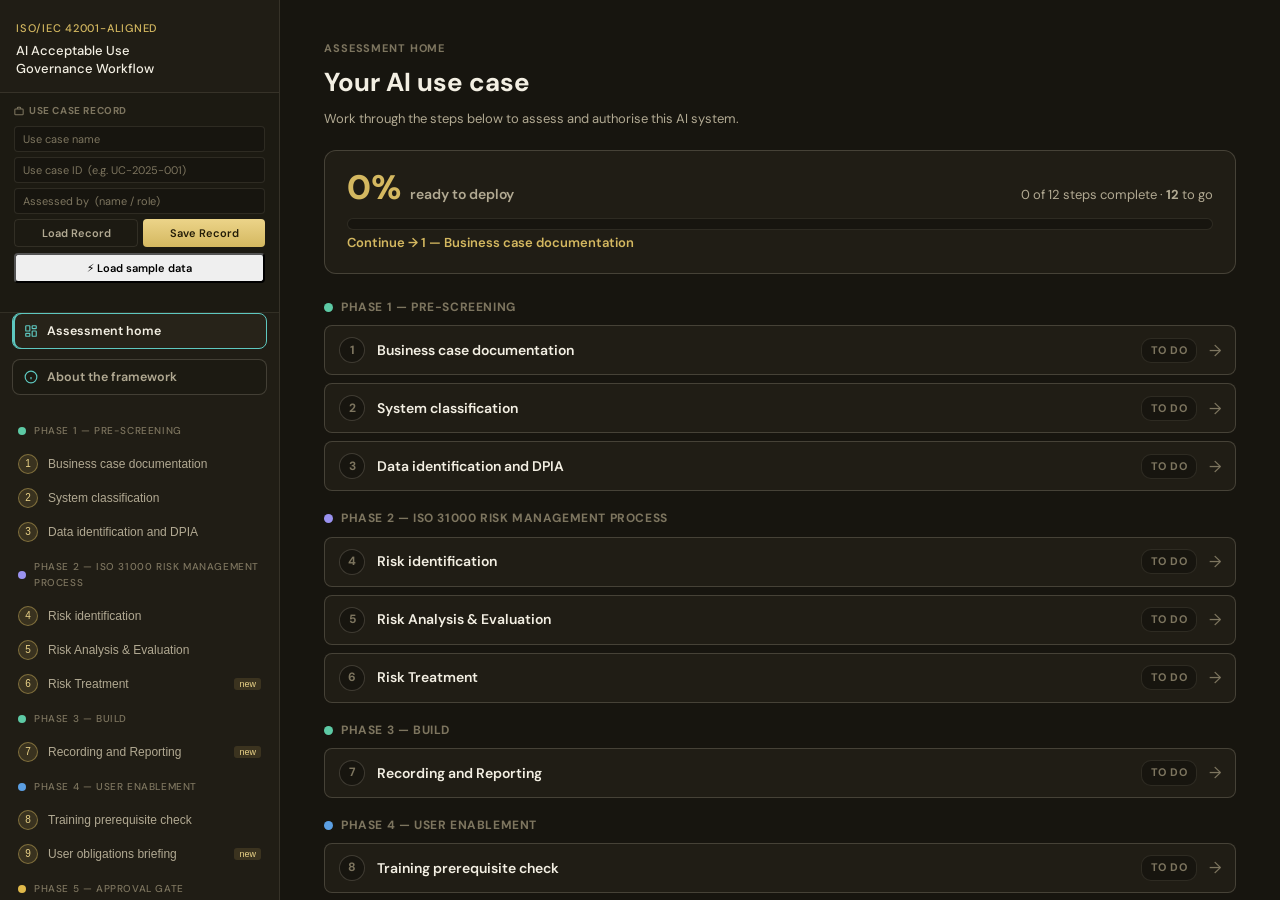
<file: index.html>
<!DOCTYPE html>
<html lang="en">
<head>
  <meta charset="UTF-8">
  <meta name="viewport" content="width=device-width, initial-scale=1.0">
  <title>AI Acceptable Use — Governance Workflow</title>
  <link rel="preconnect" href="https://fonts.googleapis.com">
  <link href="https://fonts.googleapis.com/css2?family=DM+Sans:wght@400;500&family=DM+Mono:wght@400&display=swap" rel="stylesheet">
  <link rel="stylesheet" href="styles.css">
</head>
<body>

<div class="app-shell">

  <!-- LEFT: Navigation panel -->
  <nav class="nav-panel" aria-label="Workflow navigation">
    <div class="nav-header">
      <p class="nav-header-title">ISO/IEC 42001-aligned</p>
      <p class="nav-header-subtitle">AI Acceptable Use<br>Governance Workflow</p>
    </div>

    <!-- Central use-case identity — shared across all steps -->
    <div class="uc-panel" id="uc-panel">
      <p class="uc-panel-title">
        <svg width="10" height="10" viewBox="0 0 24 24" fill="none" stroke="currentColor" stroke-width="2.5"><rect x="2" y="7" width="20" height="14" rx="2"/><path d="M16 7V5a2 2 0 00-2-2h-4a2 2 0 00-2 2v2"/></svg>
        Use Case Record
      </p>
      <input id="uc-name" class="uc-input" type="text" placeholder="Use case name" autocomplete="off">
      <input id="uc-id"   class="uc-input" type="text" placeholder="Use case ID  (e.g. UC-2025-001)" autocomplete="off">
      <input id="uc-by"   class="uc-input" type="text" placeholder="Assessed by  (name / role)" autocomplete="off">
      <div class="uc-btn-row">
        <button class="uc-btn uc-btn-load" onclick="handleUCLoad()">Load Record</button>
        <button class="uc-btn uc-btn-save" onclick="handleUCSave()">Save Record</button>
      </div>
      <button class="uc-btn uc-btn-sample" onclick="loadSampleData()" style="width:100%;margin-top:6px" title="Fill the whole assessment with a ready-made example so you don't have to work through every step">⚡ Load sample data</button>
      <div id="uc-status" class="uc-status"></div>
    </div>

    <button class="nav-about nav-dashboard" id="nav-dashboard" onclick="selectDashboard()">
      <svg width="14" height="14" viewBox="0 0 24 24" fill="none" stroke="currentColor" stroke-width="2"><rect x="3" y="3" width="7" height="9" rx="1"/><rect x="14" y="3" width="7" height="5" rx="1"/><rect x="14" y="12" width="7" height="9" rx="1"/><rect x="3" y="16" width="7" height="5" rx="1"/></svg>
      <span>Assessment home</span>
    </button>

    <button class="nav-about" id="nav-about" onclick="selectAbout()">
      <svg width="14" height="14" viewBox="0 0 24 24" fill="none" stroke="currentColor" stroke-width="2"><circle cx="12" cy="12" r="10"/><line x1="12" y1="16" x2="12" y2="12"/><line x1="12" y1="8" x2="12.01" y2="8"/></svg>
      <span>About the framework</span>
    </button>

    <div class="nav-scroll" id="nav-scroll">
      <!-- Rendered by JS from workflow.json -->
    </div>
  </nav>

  <!-- RIGHT: Detail panel -->
  <main class="detail-panel" id="detail-panel" aria-live="polite">
    <div class="detail-empty">
      <svg class="detail-empty-icon" viewBox="0 0 24 24" fill="none" stroke="currentColor" stroke-width="1.5">
        <path d="M9 5H7a2 2 0 00-2 2v12a2 2 0 002 2h10a2 2 0 002-2V7a2 2 0 00-2-2h-2M9 5a2 2 0 002 2h2a2 2 0 002-2M9 5a2 2 0 012-2h2a2 2 0 012 2"/>
      </svg>
      <p class="detail-empty-text">Select a step to view details</p>
    </div>
  </main>

</div>

<style>
/* ---- Central Use Case Identity panel ---- */
.uc-panel { padding: 10px 14px 10px; border-bottom: 1px solid var(--color-border); background: var(--color-bg-subtle, #f8fafc); }
.uc-panel-title { font-size: 10px; font-weight: 700; text-transform: uppercase; letter-spacing: .06em; color: var(--color-text-tertiary); margin: 0 0 7px; display: flex; align-items: center; gap: 5px; }
.uc-input { display: block; width: 100%; padding: 5px 8px; border: 1px solid var(--color-border); border-radius: 4px; font-size: 11px; font-family: inherit; color: var(--color-text-primary); background: var(--color-bg); margin-bottom: 5px; box-sizing: border-box; outline: none; }
.uc-input:focus { border-color: var(--gold); box-shadow: 0 0 0 2px var(--gold-soft); }
.uc-input::placeholder { color: var(--color-text-tertiary); }
.uc-btn-row { display: flex; gap: 5px; margin-top: 2px; }
.uc-btn { flex: 1; padding: 6px 4px; font-size: 11px; font-weight: 600; border-radius: 4px; cursor: pointer; font-family: inherit; transition: background .15s; }
.uc-btn-load { background: transparent; border: 1px solid var(--color-border); color: var(--color-text-secondary); }
.uc-btn-load:hover { background: var(--color-bg-hover, #f1f5f9); }
.uc-btn-save { background: linear-gradient(180deg, var(--gold-bright), var(--gold)); border: none; color: #241d08; }
.uc-btn-save:hover { background: linear-gradient(180deg, var(--gold), var(--gold-deep)); }
.uc-status { font-size: 10px; color: var(--success-text); margin-top: 5px; min-height: 14px; transition: opacity .6s; opacity: 0; }
</style>

<script>
// ---- Icons (inline SVG strings keyed by name) ---------------
const ICONS = {
  user: `<svg width="12" height="12" viewBox="0 0 24 24" fill="none" stroke="currentColor" stroke-width="2"><circle cx="12" cy="8" r="4"/><path d="M4 20c0-4 3.6-7 8-7s8 3 8 7"/></svg>`,
  shield: `<svg width="12" height="12" viewBox="0 0 24 24" fill="none" stroke="currentColor" stroke-width="2"><path d="M12 3l8 4v5c0 5-3.5 9.7-8 11-4.5-1.3-8-6-8-11V7l8-4z"/></svg>`,
  users: `<svg width="12" height="12" viewBox="0 0 24 24" fill="none" stroke="currentColor" stroke-width="2"><circle cx="9" cy="7" r="4"/><path d="M3 21v-2a4 4 0 014-4h4a4 4 0 014 4v2"/><path d="M16 3.13a4 4 0 010 7.75"/><path d="M21 21v-2a4 4 0 00-3-3.85"/></svg>`,
  building: `<svg width="12" height="12" viewBox="0 0 24 24" fill="none" stroke="currentColor" stroke-width="2"><rect x="3" y="3" width="18" height="18" rx="2"/><path d="M9 9h.01M15 9h.01M9 15h.01M15 15h.01"/></svg>`,
  check: `<svg width="14" height="14" viewBox="0 0 24 24" fill="none" stroke="currentColor" stroke-width="2"><circle cx="12" cy="12" r="9"/><path d="M9 12l2 2 4-4"/></svg>`,
  doc: `<svg width="14" height="14" viewBox="0 0 24 24" fill="none" stroke="currentColor" stroke-width="2"><path d="M14 2H6a2 2 0 00-2 2v16a2 2 0 002 2h12a2 2 0 002-2V8z"/><polyline points="14 2 14 8 20 8"/></svg>`
};

// ---- Phase color key lookup --------------------------------
const PHASE_COLOR = {
  teal: 'teal', purple: 'purple', amber: 'amber', blue: 'blue', coral: 'coral'
};

// ---- Applicability badge key lookup ------------------------
const APPLIC_CLASS = {
  'all': 'all',
  'tier2': 'tier2',
  'ops': 'ops',
  'personal-data': 'pdata'
};

// ---- Load workflow.json ------------------------------------
async function loadWorkflow() {
  const res = await fetch('workflow.json');
  if (!res.ok) throw new Error('Could not load workflow.json');
  return res.json();
}

// ---- Build step index for quick lookup ---------------------
function indexSteps(workflow) {
  const idx = {};
  workflow.steps.forEach(s => { idx[s.id] = s; });
  return idx;
}

function indexPhases(workflow) {
  const idx = {};
  workflow.phases.forEach(p => { idx[p.id] = p; });
  return idx;
}

// ---- Render nav panel from data ----------------------------
// A step counts as complete when its own record slice holds a real, saved
// result — not merely an AI-tool-loaded draft. Drives the green nav icons.
function isStepComplete(stepId) {
  const rec = (window.WizUtils && WizUtils.loadRecord && WizUtils.loadRecord()) || {};
  const s = rec[stepId];
  if (!s) return false;
  switch (stepId) {
    case 'step-2':  return !!(s.business_case && s.business_case.trim());
    case 'step-3':  return !!s.axis_b?.ai_act_outcome;                 // classified, not a draft
    case 'step-4':  return !!s.completion_date;                        // DPIA saved, not a draft
    case 'step-5':  return !!(s.legal_assessment?.completed || s.group_standard_assessment?.completed);
    case 'step-7':  return !!s.assessment_date;
    case 'step-14': return !!s.decision;
    case 'step-13': return !!s.assessment_date;
    case 'step-1':
    case 'step-8':
    case 'step-10':
    case 'step-11':
    case 'step-12': return !!s.attested;
    default:        return true;
  }
}

function renderNav(workflow, stepIndex, phaseIndex, activeStepId) {
  const container = document.getElementById('nav-scroll');
  let html = '';

  workflow.phases.forEach(phase => {
    const colorKey = PHASE_COLOR[phase.colorKey] || 'teal';
    html += `
      <div class="nav-phase">
        <div class="nav-phase-header">
          <span class="nav-phase-pip pip-${colorKey}"></span>
          <span class="nav-phase-label">Phase ${phase.number} — ${phase.title}</span>
        </div>`;

    phase.steps.forEach(stepId => {
      const step = stepIndex[stepId];
      if (!step) return;
      const isActive = stepId === activeStepId;
      const activeClass = isActive ? `active active-${colorKey}` : '';
      // Step icons are gold until the step is completed, then green — a quick
      // scan of the nav shows what's done.
      const doneClass = isStepComplete(step.id) ? 'nav-step-num--done' : 'nav-step-num--todo';
      html += `
        <button class="nav-step ${activeClass}" data-step-id="${step.id}" onclick="selectStep('${step.id}')">
          <span class="nav-step-num ${doneClass}">${step.number != null ? step.number : '•'}</span>
          <span class="nav-step-title">${step.title}</span>
          ${step.isNew ? '<span class="nav-step-new">new</span>' : ''}
        </button>`;
    });

    html += `</div>`;
  });

  container.innerHTML = html;
}

// (Legacy renderDetail / renderStep3Detail removed — steps render via mountStep*Wizard and buildStepHeader.)

// ---- Select and display a step -----------------------------
let _workflow = null;
let _stepIndex = null;
let _phaseIndex = null;
let _activeStepId = null;

function selectAbout() {
  _activeStepId = null;
  // Clear step highlighting; mark the About item active.
  if (_workflow) renderNav(_workflow, _stepIndex, _phaseIndex, null);
  document.getElementById('nav-about')?.classList.add('active');
  const panel = document.getElementById('detail-panel');
  panel.scrollTop = 0;
  if (typeof mountAboutFramework === 'function') mountAboutFramework(panel);
}

// ---- Assessment home / dashboard (Wave 5) --------------------
// One screen: how ready you are, every step's status, and one-click into any
// step. The self-service hub a non-practitioner lands on.
function selectDashboard() {
  _activeStepId = null;
  if (_workflow) renderNav(_workflow, _stepIndex, _phaseIndex, null);
  document.getElementById('nav-about')?.classList.remove('active');
  document.getElementById('nav-dashboard')?.classList.add('active');
  const panel = document.getElementById('detail-panel');
  panel.scrollTop = 0;
  panel.innerHTML = '';
  panel.appendChild(buildDashboard());
}

function buildDashboard() {
  WizUtils.injectStyles('dashboard-styles', `
    .dash{max-width:920px;margin:0 auto;padding:8px 4px 40px}
    .dash-head{margin-bottom:20px}
    .dash-kicker{font-size:11px;font-weight:700;letter-spacing:.08em;text-transform:uppercase;color:var(--color-text-tertiary);margin:0 0 4px}
    .dash-title{font-size:26px;font-weight:700;color:var(--color-text-primary);margin:0}
    .dash-sub{font-size:13px;color:var(--color-text-secondary);margin:6px 0 0}
    .dash-meter{background:var(--color-surface);border:1px solid var(--color-border-mid,var(--color-border));border-radius:12px;padding:20px 22px;margin:18px 0 24px}
    .dash-meter-top{display:flex;align-items:baseline;justify-content:space-between;gap:12px;flex-wrap:wrap;margin-bottom:12px}
    .dash-pct{font-size:34px;font-weight:800;color:var(--teal-600,#5dcaa5);line-height:1}
    .dash-pct small{font-size:14px;font-weight:600;color:var(--color-text-secondary);margin-left:8px}
    .dash-meter-note{font-size:13px;color:var(--color-text-secondary)}
    .dash-bar{height:12px;border-radius:8px;background:var(--color-bg);overflow:hidden;border:1px solid var(--color-border)}
    .dash-bar-fill{height:100%;background:linear-gradient(90deg,var(--teal-400,#5dcaa5),var(--teal-600,#3fae86));transition:width .4s}
    .dash-phase{margin-bottom:18px}
    .dash-phase-h{display:flex;align-items:center;gap:8px;font-size:12px;font-weight:700;text-transform:uppercase;letter-spacing:.05em;color:var(--color-text-tertiary);margin:0 0 8px}
    .dash-pip{width:9px;height:9px;border-radius:50%}
    .dash-steps{display:flex;flex-direction:column;gap:8px}
    .dash-step{display:flex;align-items:center;gap:12px;background:var(--color-surface);border:1px solid var(--color-border-mid,var(--color-border));border-radius:8px;padding:11px 14px;cursor:pointer;transition:border-color .12s,background .12s}
    .dash-step:hover{border-color:var(--teal-400,#2dd4bf);background:var(--color-bg-hover,rgba(0,0,0,0.02))}
    .dash-step-num{width:26px;height:26px;flex-shrink:0;border-radius:50%;display:flex;align-items:center;justify-content:center;font-size:12px;font-weight:700}
    .dash-step-num--done{background:var(--teal-400,#5dcaa5);color:#08251c}
    .dash-step-num--todo{background:var(--color-bg);border:1px solid var(--color-border-mid,var(--color-border));color:var(--color-text-tertiary)}
    .dash-step-title{flex:1;font-size:14px;font-weight:600;color:var(--color-text-primary);min-width:0}
    .dash-step-status{font-size:11px;font-weight:700;text-transform:uppercase;letter-spacing:.04em;padding:3px 9px;border-radius:10px}
    .dash-step-status--done{background:rgba(52,199,120,0.16);color:#2c9e5e}
    .dash-step-status--todo{background:var(--color-bg);color:var(--color-text-tertiary);border:1px solid var(--color-border)}
    .dash-step-arrow{color:var(--color-text-tertiary);font-size:16px}
    .dash-actions{display:flex;gap:10px;flex-wrap:wrap;margin-top:26px;padding-top:20px;border-top:1px solid var(--color-border)}
    .dash-btn{font-size:12.5px;font-weight:600;font-family:inherit;border-radius:7px;padding:9px 16px;cursor:pointer;border:1px solid var(--color-border-mid,var(--color-border));background:var(--color-surface);color:var(--color-text-secondary)}
    .dash-btn:hover{color:var(--color-text-primary);border-color:var(--teal-400,#2dd4bf)}
    .dash-btn--primary{background:var(--teal-400,#5dcaa5);border-color:var(--teal-400,#5dcaa5);color:#08251c}
    .dash-next{display:inline-flex;align-items:center;gap:8px;margin-top:4px;font-size:13px;font-weight:600;color:var(--teal-600,#3fae86);background:none;border:none;cursor:pointer;font-family:inherit;padding:0}
  `);

  const rec = (window.WizUtils && WizUtils.loadRecord && WizUtils.loadRecord()) || {};
  const meta = rec._meta || {};
  const ids = _orderedStepIds();
  const doneArr = ids.map(isStepComplete);
  const done = doneArr.filter(Boolean).length;
  const total = ids.length;
  const pct = total ? Math.round((done / total) * 100) : 0;
  const firstTodo = ids.find(id => !isStepComplete(id));

  const dash = document.createElement('div');
  dash.className = 'dash';

  const head = document.createElement('div');
  head.className = 'dash-head';
  head.innerHTML = `<p class="dash-kicker">Assessment home</p>
    <h1 class="dash-title">${meta.use_case_name ? _escHtml(meta.use_case_name) : 'Your AI use case'}</h1>
    <p class="dash-sub">${meta.use_case_id ? _escHtml(meta.use_case_id) + ' · ' : ''}${meta.assessed_by ? 'Assessed by ' + _escHtml(meta.assessed_by) : 'Work through the steps below to assess and authorise this AI system.'}</p>`;
  dash.appendChild(head);

  // Stopped banner — a "No-go" at Risk Treatment halts the whole assessment.
  if (rec['step-14'] && rec['step-14'].decision === 'no_go') {
    const blocked = document.createElement('div');
    blocked.style.cssText = 'margin:18px 0 4px;padding:16px 20px;border:1px solid rgba(226,90,88,0.5);background:rgba(226,90,88,0.14);border-radius:10px;color:#fba4a3;font-size:14px;line-height:1.55';
    blocked.innerHTML = `<strong style="font-size:15px">⛔ Assessment stopped — No-go at Risk Treatment.</strong><br>The business decided not to fund the build${rec['step-14'].decided_by ? ' (' + _escHtml(rec['step-14'].decided_by) + ')' : ''}. This AI use case is not proceeding. Reopen <strong>Risk Treatment</strong> to change the decision.`;
    dash.appendChild(blocked);
  }

  // Readiness meter
  const meter = document.createElement('div');
  meter.className = 'dash-meter';
  const left = total - done;
  meter.innerHTML = `
    <div class="dash-meter-top">
      <div class="dash-pct">${pct}%<small>ready to deploy</small></div>
      <div class="dash-meter-note">${done} of ${total} steps complete${left ? ` · <strong>${left}</strong> to go` : ' · <strong>all done</strong> 🎉'}</div>
    </div>
    <div class="dash-bar"><div class="dash-bar-fill" style="width:${pct}%"></div></div>`;
  if (firstTodo) {
    const nb = document.createElement('button');
    nb.className = 'dash-next';
    nb.innerHTML = `Continue → ${_stepIndex[firstTodo].number != null ? _stepIndex[firstTodo].number + ' — ' : ''}${_escHtml(_stepIndex[firstTodo].title)}`;
    nb.onclick = () => selectStep(firstTodo);
    meter.appendChild(nb);
  }
  dash.appendChild(meter);

  // Steps grouped by phase
  (_workflow?.phases || []).forEach(phase => {
    const steps = (phase.steps || []).filter(id => _stepIndex[id]);
    if (!steps.length) return;
    const colorKey = PHASE_COLOR[phase.colorKey] || 'teal';
    const pw = document.createElement('div');
    pw.className = 'dash-phase';
    const h = document.createElement('div');
    h.className = 'dash-phase-h';
    h.innerHTML = `<span class="dash-pip pip-${colorKey}"></span> Phase ${phase.number} — ${_escHtml(phase.title)}`;
    pw.appendChild(h);
    const list = document.createElement('div');
    list.className = 'dash-steps';
    steps.forEach(id => {
      const st = _stepIndex[id];
      const cpl = isStepComplete(id);
      const row = document.createElement('div');
      row.className = 'dash-step';
      row.onclick = () => selectStep(id);
      row.innerHTML = `
        <span class="dash-step-num ${cpl ? 'dash-step-num--done' : 'dash-step-num--todo'}">${cpl ? '✓' : (st.number != null ? st.number : '•')}</span>
        <span class="dash-step-title">${_escHtml(st.title)}</span>
        <span class="dash-step-status ${cpl ? 'dash-step-status--done' : 'dash-step-status--todo'}">${cpl ? 'Done' : 'To do'}</span>
        <span class="dash-step-arrow">→</span>`;
      list.appendChild(row);
    });
    pw.appendChild(list);
    dash.appendChild(pw);
  });

  // Footer actions
  const actions = document.createElement('div');
  actions.className = 'dash-actions';
  const exBtn = document.createElement('button');
  exBtn.className = 'dash-btn';
  exBtn.textContent = '⚡ Load sample data';
  exBtn.onclick = () => loadSampleData();
  const clrBtn = document.createElement('button');
  clrBtn.className = 'dash-btn';
  clrBtn.textContent = '↺ Clear and start over';
  clrBtn.onclick = () => { if (confirm('Clear the current assessment and start over?')) { try { sessionStorage.removeItem(UC_RECORD_KEY); } catch (_) {} try { _ucSetIdentity({}); } catch (_) {} selectDashboard(); } };
  actions.append(exBtn, clrBtn);
  dash.appendChild(actions);

  return dash;
}

function _escHtml(s) { return String(s == null ? '' : s).replace(/&/g, '&amp;').replace(/</g, '&lt;').replace(/>/g, '&gt;'); }

// Loads a complete, ready-made sample assessment — every step filled in, including
// the risk, control and residual-risk data and the DPIA — so you can see the whole
// workflow and the conformity report without working through each step by hand.
// Reads sample-record.json; falls back to the lighter inline example if that file
// can't be fetched (e.g. the page was opened directly from the file system).
async function loadSampleData() {
  if (!confirm('Load sample data? This replaces the current assessment with a complete worked example.')) return;
  let rec = null;
  try { const r = await fetch('sample-record.json', { cache: 'no-store' }); if (r.ok) rec = await r.json(); } catch (_) {}
  if (!rec || typeof rec !== 'object') { loadWorkedExample(); return; }
  try { sessionStorage.setItem(UC_RECORD_KEY, JSON.stringify(rec)); } catch (_) {}
  try { _ucSetIdentity(rec._meta || {}); } catch (_) {}
  try { window.dispatchEvent(new Event('record-saved')); } catch (_) {}
  selectDashboard();
}

// A fully-worked example assessment, so a first-time user can see one done.
function loadWorkedExample() {
  const now = new Date().toISOString();
  const today = now.slice(0, 10);
  const rec = {
    _meta: { schema_version: '1.0', title: 'AI Acceptable Use — System Authorisation Record', standard: 'ISO/IEC 42001-aligned; AI risk assessment per ISO 31000 (Cl. 6.1.2 & 8.2)', created: now, last_modified: now, use_case_name: 'JAKE — Contract Q&A Assistant', use_case_id: 'UC-2025-014', assessed_by: 'A. Rivera (Risk & Compliance)' },
    'step-1': { attested: true, attested_by: 'A. Rivera', attested_at: now },
    'step-2': { step_id: 'step-2', business_case: 'JAKE is an AI assistant used by the Legal and Procurement teams to answer questions from uploaded customer contracts and draft summary clauses. It runs on a third-party foundation-model API; our organisation is the deployer. Its outputs are shared with clients. It processes customer contracts and financial records, which include personal data (PII). People use its outputs as the basis for decisions; human verification is currently informal. If it produces an incorrect or hallucinated output, the assessed business impact is severe, and could cause a regulatory or compliance breach.', input_mode: 'text', saved_at: now },
    'step-3': { step_id: 'step-3', step_title: 'System classification', axis_a: { tier: 'tier_2', tier_label: 'Tier 2 — Business-impacting' }, axis_b: { ai_act_outcome: 'high_risk', organisation_role: 'deployer', transparency_obligations_apply: true, applicable_articles: [{ article_number: 'Article 10' }, { article_number: 'Article 14' }, { article_number: 'Article 15' }] }, combined_outcome: { article_14_human_oversight: true, requires_conformity_assessment: true }, all_requirement_control_numbers: [], rationale: 'High-risk: assists decisions affecting access to an essential service; deployer role; transparency and human-oversight obligations apply.', classified_by: 'A. Rivera', use_case_id: 'UC-2025-014' },
    'step-4': { step_id: 'step-4', step_title: 'Data identification and DPIA', completion_date: today, lawful_basis: 'Art.6(1)(f) — Legitimate interests', inherent_risk_rating: 'High', residual_risk_rating: 'Medium', dpo_consulted: 'Yes', data_types_identified: { data_subjects: ['Customers', 'Employees'], standard_personal_data: ['Name', 'Contact details', 'Contract terms'], special_category_data: [], automated_decision_making: 'No', security_measures: ['Encryption at rest', 'Role-based access control', 'Audit logging'], privacy_risks: ['Re-identification of pseudonymised contract data', 'Excessive retention of uploaded documents', 'Personal data egress to a third-party model'] }, answers: {} },
    'step-5': { legal_assessment: { completed: true, assessment_date: today, total_risks: 24, selected_count: 18, risks: [] }, group_standard_assessment: { completed: true, assessment_date: today, total_risks: 1, selected_count: 1, risks: [] } },
    'step-7': { assessment_date: today },
    'step-8': { attested: true },
    'step-10': { attested: true },
    'step-11': { attested: true },
    'step-12': { attested: true }
  };
  try { sessionStorage.setItem(UC_RECORD_KEY, JSON.stringify(rec)); } catch (_) {}
  try { _ucSetIdentity(rec._meta); } catch (_) {}
  try { window.dispatchEvent(new Event('record-saved')); } catch (_) {}
  selectDashboard();
}

async function selectStep(stepId) {
  if (!_workflow || !_stepIndex) return;
  _activeStepId = stepId;

  const step = _stepIndex[stepId];
  const phase = _phaseIndex[step.phaseId];
  const color = PHASE_COLOR[phase.colorKey] || 'teal';
  const phaseTitle = `Phase ${phase.number} — ${phase.title}`;

  // Update nav active state
  renderNav(_workflow, _stepIndex, _phaseIndex, stepId);
  document.getElementById('nav-about')?.classList.remove('active');

  // Scroll detail to top
  const panel = document.getElementById('detail-panel');
  panel.scrollTop = 0;

  // Try to load step detail file if referenced
  let detailData = null;
  if (step.detailFile) {
    try {
      const res = await fetch(step.detailFile);
      if (res.ok) detailData = await res.json();
    } catch (e) {
      // Detail file not yet created — fall through to base render
    }
  }

  // Render: step-specific wizards, rich renderer for other steps with detail files, base otherwise
  if (stepId === 'step-2') {
    mountStep2Wizard(panel, step, detailData, color, phaseTitle);
  } else if (stepId === 'step-3' && detailData) {
    mountStep3Wizard(panel, step, detailData, color, phaseTitle);
  } else if (stepId === 'step-4') {
    mountStep4Wizard(panel, step, detailData, color, phaseTitle);
  } else if (stepId === 'step-5') {
    mountStep5Wizard(panel, step, detailData, color, phaseTitle);
  } else if (stepId === 'step-7') {
    mountStep7Wizard(panel, step, detailData, color, phaseTitle);
  } else if (stepId === 'step-14') {
    mountTreatmentWizard(panel, step, detailData, color, phaseTitle);
  } else if (stepId === 'step-13') {
    mountRecordingWizard(panel, step, detailData, color, phaseTitle);
  } else if (stepId === 'step-8') {
    mountReportWizard(panel, step, color, phaseTitle);
  } else {
    panel.innerHTML = '';
    panel.appendChild(WizUtils.buildStepHeader(step, color, phaseTitle));
    const content = document.createElement('div');
    content.className = 'step-content-section';
    // Accountability split (e.g. Step 10 — the actual user obligations briefing:
    // what the system is responsible for vs. what the user must do).
    if (step.accountability) content.appendChild(buildAccountabilityBlock(step.accountability));
    const attest = ATTEST_STEPS[stepId];
    if (attest && window.WizUtils) {
      content.appendChild(WizUtils.buildAttestation({ stepId, ...attest }));
    }
    if (content.childElementCount) panel.appendChild(content);
  }

  // Momentum bar — global Back · progress · Next (Wave 2)
  const _mb = buildMomentumBar(stepId);
  if (_mb) panel.appendChild(_mb);

  // Plain-language glossary — wrap jargon with hover definitions (Wave 2).
  // Runs now for synchronous content, and again shortly after for steps that
  // render asynchronously (glossify is idempotent).
  try { WizUtils.glossify(panel); } catch (_) {}
  setTimeout(() => { try { WizUtils.glossify(panel); } catch (_) {} }, 500);

  // No dead-ends — make "complete Step N first" notices clickable (Wave 2)
  try { linkifyDeadEnds(panel); } catch (_) {}
  setTimeout(() => { try { linkifyDeadEnds(panel); } catch (_) {} }, 500);
}

// Renders the system-vs-user responsibilities split used by the User obligations
// briefing (Step 10): the assessor sees exactly what to brief users on.
function buildAccountabilityBlock(acc) {
  const wrap = document.createElement('div');
  wrap.className = 'acc-briefing';
  wrap.appendChild(WizUtils.el('p', 'section-label', { textContent: 'User obligations briefing' }));
  const grid = document.createElement('div');
  grid.className = 'accountability-grid';
  [['system', 'System responsibilities', acc.system || []],
   ['user', 'User responsibilities', acc.user || []]].forEach(([cls, title, items]) => {
    const col = document.createElement('div');
    col.className = `acc-col ${cls}`;
    col.appendChild(WizUtils.el('p', 'acc-col-title', { textContent: title }));
    const ul = document.createElement('ul');
    items.forEach(i => ul.appendChild(WizUtils.el('li', null, { textContent: i })));
    col.appendChild(ul);
    grid.appendChild(col);
  });
  wrap.appendChild(grid);
  return wrap;
}

// ---- Momentum bar (Wave 2): global Back · progress · Next -----
// A novice should always know what's next without hunting the sidebar. Shown at
// the foot of every step; the Next button lights up once the step is complete.
function _orderedStepIds() {
  const ids = [];
  (_workflow?.phases || []).forEach(p => (p.steps || []).forEach(id => { if (_stepIndex && _stepIndex[id]) ids.push(id); }));
  return ids;
}

function buildMomentumBar(stepId) {
  if (!_workflow || !_stepIndex) return null;
  WizUtils.injectStyles('momentum-styles', `
    .momentum-bar{position:sticky;bottom:0;display:flex;align-items:stretch;gap:12px;justify-content:space-between;margin-top:28px;padding:12px 16px;background:var(--color-surface);border-top:1px solid var(--color-border-mid,var(--color-border));box-shadow:0 -6px 16px rgba(0,0,0,0.18);z-index:20}
    .momentum-btn{display:flex;align-items:center;gap:10px;background:var(--color-bg);border:1px solid var(--color-border-mid,var(--color-border));border-radius:8px;padding:8px 14px;cursor:pointer;font-family:inherit;color:var(--color-text-secondary);max-width:44%;transition:background .12s,border-color .12s,color .12s}
    .momentum-btn:hover:not(:disabled){color:var(--color-text-primary);border-color:var(--teal-400,#2dd4bf)}
    .momentum-btn:disabled{opacity:.5;cursor:default}
    .momentum-btn--next.is-ready{background:var(--teal-400,#5dcaa5);border-color:var(--teal-400,#5dcaa5);color:#08251c}
    .momentum-btn--next.is-ready .momentum-btn-kicker{color:#0c3a2b}
    .momentum-btn-text{display:flex;flex-direction:column;line-height:1.2;text-align:left;min-width:0}
    .momentum-btn--next .momentum-btn-text{text-align:right}
    .momentum-btn-kicker{font-size:10px;font-weight:700;text-transform:uppercase;letter-spacing:.05em;color:var(--color-text-tertiary)}
    .momentum-btn-title{font-size:12.5px;font-weight:600;white-space:nowrap;overflow:hidden;text-overflow:ellipsis}
    .momentum-arrow{font-size:16px;flex-shrink:0}
    .momentum-progress{display:flex;flex-direction:column;align-items:center;justify-content:center;gap:5px;flex:1;min-width:0}
    .momentum-count{font-size:11px;font-weight:700;color:var(--color-text-secondary)}
    .momentum-dots{display:flex;gap:4px;flex-wrap:wrap;justify-content:center}
    .momentum-dot{width:7px;height:7px;border-radius:50%;background:var(--color-border-mid,var(--color-border))}
    .momentum-dot.is-done{background:var(--teal-400,#5dcaa5)}
    .momentum-dot.is-active{background:var(--color-text-secondary);box-shadow:0 0 0 3px var(--teal-100,rgba(93,202,165,0.18))}
    .momentum-complete{font-size:10px;color:var(--color-text-tertiary)}
    @media (max-width:640px){.momentum-btn-title{display:none}.momentum-complete{display:none}}
    .deadend-row{display:flex;flex-wrap:wrap;gap:8px;margin-top:10px}
    .deadend-goto{font-size:12px;font-weight:600;font-family:inherit;color:#08251c;background:var(--teal-400,#5dcaa5);border:none;border-radius:6px;padding:5px 12px;cursor:pointer}
    .deadend-goto:hover{filter:brightness(1.06)}
  `);

  const ids = _orderedStepIds();
  const i = ids.indexOf(stepId);
  if (i < 0) return null;
  const total = ids.length;
  const done = ids.filter(isStepComplete).length;
  const complete = isStepComplete(stepId);
  const prevId = i > 0 ? ids[i - 1] : null;
  const nextId = i < total - 1 ? ids[i + 1] : null;

  const bar = document.createElement('div');
  bar.className = 'momentum-bar';

  const back = document.createElement('button');
  back.className = 'momentum-btn momentum-btn--back';
  if (prevId) {
    const ps = _stepIndex[prevId];
    back.innerHTML = `<span class="momentum-arrow">←</span><span class="momentum-btn-text"><span class="momentum-btn-kicker">Back</span><span class="momentum-btn-title">${ps.number != null ? ps.number + ' — ' : ''}${ps.title}</span></span>`;
    back.onclick = () => selectStep(prevId);
  } else { back.style.visibility = 'hidden'; }

  const prog = document.createElement('div');
  prog.className = 'momentum-progress';
  const dots = ids.map((id, k) => `<span class="momentum-dot${k === i ? ' is-active' : ''}${isStepComplete(id) ? ' is-done' : ''}"></span>`).join('');
  prog.innerHTML = `<span class="momentum-count">Step ${i + 1} of ${total}</span><span class="momentum-dots">${dots}</span><span class="momentum-complete">${done} of ${total} complete</span>`;

  const next = document.createElement('button');
  next.className = 'momentum-btn momentum-btn--next' + (complete ? ' is-ready' : '');
  if (nextId) {
    const ns = _stepIndex[nextId];
    next.innerHTML = `<span class="momentum-btn-text"><span class="momentum-btn-kicker">${complete ? 'Next ✓' : 'Next'}</span><span class="momentum-btn-title">${ns.number != null ? ns.number + ' — ' : ''}${ns.title}</span></span><span class="momentum-arrow">→</span>`;
    next.onclick = () => selectStep(nextId);
  } else {
    next.innerHTML = `<span class="momentum-btn-text"><span class="momentum-btn-kicker">Done</span><span class="momentum-btn-title">End of workflow</span></span>`;
    next.disabled = true;
  }

  bar.append(back, prog, next);
  return bar;
}

// ---- No dead-ends (Wave 2): make "Step N not yet completed" actionable ----
// Any notice that tells the user to go complete another step gets a "Go to
// Step N" button, so a gap is never a place you have to hunt from.
function linkifyDeadEnds(root) {
  if (!root || !_stepIndex) return;
  // Broad selector (any notice/info/warn/empty box), gated hard by text + size
  // so only genuine "go complete Step N" notices get a button.
  const sel = '[class*="notice"], [class*="info"], [class*="warn"], [class*="empty"], .s5-prefilter-note';
  root.querySelectorAll(sel).forEach(elm => {
    if (elm.dataset.deadendLinked) return;
    const txt = elm.textContent || '';
    if (txt.length > 400) return;
    if (!/not yet complete|Complete (and save|Step|the)|before proceeding/i.test(txt)) return;
    // Resolve a displayed "Step N" to its step id. Step ids are stable internal
    // keys (step-2, step-7, …) that no longer equal the displayed number, so map
    // via the number each step actually shows in the nav.
    const idByNum = {};
    Object.values(_stepIndex).forEach(s => { if (s.number != null) idByNum[String(s.number)] = s.id; });
    const nums = [...new Set((txt.match(/Step (\d+)/g) || []).map(s => s.match(/\d+/)[0]))];
    const targets = nums.filter(nu => idByNum[nu] && idByNum[nu] !== _activeStepId);
    if (!targets.length) return;
    elm.dataset.deadendLinked = '1';
    const row = document.createElement('div');
    row.className = 'deadend-row';
    targets.forEach(nu => {
      const b = document.createElement('button');
      b.type = 'button';
      b.className = 'deadend-goto';
      b.textContent = `Go to Step ${nu} →`;
      b.onclick = () => selectStep(idByNum[nu]);
      row.appendChild(b);
    });
    elm.appendChild(row);
  });
}

// Steps without a full wizard can still be completed digitally — a checkbox
// + name attestation records evidence to the system record (no upload needed),
// which the report's Internal Standard Compliance section reads as "met".
const ATTEST_STEPS = {
  'step-1':  { title: 'Confirm training prerequisite', statement: 'I confirm the requestor has completed current annual AI risk awareness training.', nameLabel: 'Confirmed by' },
  'step-10': { title: 'Confirm user obligations briefing', statement: 'I confirm the use-case-specific user obligations briefing has been delivered and acknowledged.', nameLabel: 'Briefed by' },
  'step-11': { title: 'Confirm central inventory registration', statement: 'I confirm this use case has been registered in the central AI inventory and all authorisation records retained.', nameLabel: 'Registered by' },
  'step-12': { title: 'Confirm periodic / triggered review', statement: 'I confirm the periodic or triggered review has been completed and outcomes recorded.', nameLabel: 'Reviewed by' }
};

// ---- Central record key (shared by all step wizards) -------
const UC_RECORD_KEY = 'ai_workflow_system_record';

function _ucGetRecord() {
  try {
    const s = sessionStorage.getItem(UC_RECORD_KEY);
    if (s) return JSON.parse(s);
  } catch (_) {}
  return {
    _meta: {
      schema_version: '1.0',
      title: 'AI Acceptable Use — System Authorisation Record',
      standard: 'ISO/IEC 42001-aligned',
      created: new Date().toISOString(),
      last_modified: new Date().toISOString(),
      use_case_name: '',
      use_case_id: '',
      assessed_by: ''
    }
  };
}

function _ucSetRecord(rec) {
  try { sessionStorage.setItem(UC_RECORD_KEY, JSON.stringify(rec)); } catch (_) {}
}

function _ucGetIdentity() {
  return {
    use_case_name: document.getElementById('uc-name')?.value?.trim() || '',
    use_case_id:   document.getElementById('uc-id')?.value?.trim()   || '',
    assessed_by:   document.getElementById('uc-by')?.value?.trim()   || ''
  };
}

function _ucSetIdentity(meta) {
  if (!meta) return;
  const n = document.getElementById('uc-name');
  const i = document.getElementById('uc-id');
  const b = document.getElementById('uc-by');
  if (n) n.value = meta.use_case_name || '';
  if (i) i.value = meta.use_case_id   || '';
  if (b) b.value = meta.assessed_by   || '';
}

function _ucSyncToRecord() {
  const rec = _ucGetRecord();
  if (!rec._meta) rec._meta = {};
  Object.assign(rec._meta, _ucGetIdentity(), { last_modified: new Date().toISOString() });
  _ucSetRecord(rec);
}

function handleUCSave() {
  _ucSyncToRecord();
  const rec  = _ucGetRecord();
  const blob = new Blob([JSON.stringify(rec, null, 2)], { type: 'application/json' });
  const url  = URL.createObjectURL(blob);
  const a    = document.createElement('a');
  a.href = url;
  a.download = `system-record-${rec._meta?.use_case_id || 'draft'}.json`;
  document.body.appendChild(a); a.click(); document.body.removeChild(a);
  URL.revokeObjectURL(url);
  _ucShowStatus('Saved ✓');
}

function handleUCLoad() {
  const inp = document.createElement('input');
  inp.type = 'file'; inp.accept = '.json';
  inp.addEventListener('change', e => {
    const file = e.target.files[0];
    if (!file) return;
    const reader = new FileReader();
    reader.onload = ev => {
      try {
        const parsed = JSON.parse(ev.target.result);
        _ucSetRecord(parsed);
        _ucSetIdentity(parsed._meta);
        if (_activeStepId) selectStep(_activeStepId);
        _ucShowStatus(`Loaded: ${parsed._meta?.use_case_id || file.name} ✓`);
      } catch (err) { alert('Invalid record file: ' + err.message); }
    };
    reader.readAsText(file);
  });
  inp.click();
}

function _ucShowStatus(msg) {
  const el = document.getElementById('uc-status');
  if (!el) return;
  el.textContent = msg;
  el.style.opacity = '1';
  setTimeout(() => { if (el) el.style.opacity = '0'; }, 3000);
}

// ---- Bootstrap ---------------------------------------------
async function _bootstrap() {
  try {
    _workflow = await loadWorkflow();
    await Promise.all([
      WizUtils.loadArticles(),    // hydrate the article table before any render
      WizUtils.loadSrControls(),  // hydrate the Internal Standard (SR) controls for step headers
    ]);
    _stepIndex = indexSteps(_workflow);
    _phaseIndex = indexPhases(_workflow);
    renderNav(_workflow, _stepIndex, _phaseIndex, null);
    // Refresh the nav's completion colours whenever any step saves its record.
    window.addEventListener('record-saved', () => {
      if (_workflow && _stepIndex) renderNav(_workflow, _stepIndex, _phaseIndex, _activeStepId);
    });
    // Restore UC identity from any previously saved record in this session
    try {
      const saved = sessionStorage.getItem(UC_RECORD_KEY);
      if (saved) _ucSetIdentity(JSON.parse(saved)._meta);
    } catch (_) {}
    // Wire identity inputs to auto-sync whenever user types
    ['uc-name', 'uc-id', 'uc-by'].forEach(id => {
      const el = document.getElementById(id);
      if (el) el.addEventListener('input', _ucSyncToRecord);
    });
    // Land on the assessment home so users get an at-a-glance status + a way in.
    try { selectDashboard(); } catch (_) {}
  } catch (e) {
    document.getElementById('nav-scroll').innerHTML =
      `<p style="padding:12px;font-size:12px;color:var(--color-text-tertiary)">Could not load workflow.json: ${e.message}</p>`;
  }
}
// Run the bootstrap only after the whole document — including the wizard
// scripts below (wizard-utils.js defines WizUtils) — has been parsed and
// executed. Those are classic scripts, so they all run before DOMContentLoaded.
// This removes a race where a cached workflow.json could resolve before
// WizUtils was defined, wiping the nav with "Can't find variable: WizUtils".
if (document.readyState === 'loading') {
  document.addEventListener('DOMContentLoaded', _bootstrap);
} else {
  _bootstrap();
}
</script>

<script src="fieldHandler_frameworkMapping.js"></script>
<script src="about-framework.js"></script>
<script src="wizard-utils.js"></script>
<script src="step2-wizard.js"></script>
<script src="step3-wizard.js"></script>
<script src="step4-wizard.js"></script>
<script src="step5-wizard.js"></script>
<script src="step7-wizard.js"></script>
<script src="treatment-wizard.js"></script>
<script src="recording-wizard.js"></script>
<script src="report-wizard.js"></script>
</body>
</html>
</file>
<file: styles.css>
/* ============================================================
   AI Workflow Design System
   Shared by: index.html (shell), and all step detail panels
   ============================================================ */

/* --- Tokens ------------------------------------------------- */
:root {
  --font-body: 'DM Sans', system-ui, sans-serif;
  --font-mono: 'DM Mono', monospace;

  /* Dark-gold theme -------------------------------------------- */
  --color-bg:         #17150f;   /* warm near-black canvas */
  --color-surface:    #201d15;   /* lifted panel / card      */
  --color-bg-subtle:  #1c1a12;   /* inset / secondary panel  */
  --color-bg-hover:   #272319;   /* hover wash               */
  --color-border:     rgba(240,232,208,0.10);
  --color-border-mid: rgba(240,232,208,0.18);

  --color-text-primary:   #f3efe3;
  --color-text-secondary: #b1a992;
  --color-text-tertiary:  #7d755f;
  --color-text: #f3efe3;

  /* Signature champagne-gold accent */
  --gold:        #d4b860;
  --gold-bright: #ecd489;
  --gold-deep:   #b2933c;
  --gold-soft:   rgba(212,184,96,0.14);

  /* Legacy teal/status aliases remapped onto the dark-gold system
     (many wizard sub-UIs reference these) */
  --teal-50:  #1c1a12;
  --teal-100: #272319;
  --teal-400: var(--gold);
  --teal-500: var(--gold);
  --teal-600: var(--gold);
  --teal-700: var(--gold-deep);
  --success-600: #6ee79f;
  --danger-600:  #ec6a68;
  --warning-600: #e0b94a;

  /* Phase / tier color ramps — dark fill / bright border / light text */
  --teal-fill:   rgba(93,202,165,0.12);  --teal-border:  #5dcaa5; --teal-text:   #8ce3c6;
  --purple-fill: rgba(138,130,235,0.15); --purple-border: #9a92f0; --purple-text: #bfb8ff;
  --amber-fill:  rgba(212,184,96,0.15);  --amber-border:  #e0b94a; --amber-text:  #ecd489;
  --blue-fill:   rgba(80,150,225,0.15);  --blue-border:   #5b9fe3; --blue-text:   #a4ccf6;
  --coral-fill:  rgba(224,120,80,0.16);  --coral-border:  #e58a5f; --coral-text:  #f3ab8a;

  /* Gate / status colors */
  --info-fill:    rgba(80,150,225,0.15); --info-border:    #5b9fe3; --info-text:    #a4ccf6;
  --success-fill: rgba(52,199,120,0.14); --success-border: #46c17f; --success-text: #8cebb0;
  --warning-fill: rgba(212,184,96,0.15); --warning-border: #e0b94a; --warning-text: #ecd489;
  --danger-fill:  rgba(226,90,88,0.16);  --danger-border:  #ec6a68; --danger-text:  #fba4a3;

  /* Applicability badge */
  --all-fill:    rgba(52,199,120,0.14); --all-text:    #8cebb0;
  --tier2-fill:  rgba(212,184,96,0.15); --tier2-text:  #ecd489;
  --ops-fill:    rgba(224,120,80,0.16); --ops-text:    #f3ab8a;
  --pdata-fill:  rgba(138,130,235,0.15); --pdata-text:  #bfb8ff;

  --radius-sm: 4px;
  --radius-md: 8px;
  --radius-lg: 12px;

  --shadow-sm: 0 1px 3px rgba(0,0,0,0.45);
  --shadow-md: 0 6px 22px rgba(0,0,0,0.55);

  --nav-width: 280px;
  --transition: 150ms ease;
}

/* --- Reset -------------------------------------------------- */
*, *::before, *::after { box-sizing: border-box; margin: 0; padding: 0; }

body {
  font-family: var(--font-body);
  font-size: 14px;
  line-height: 1.6;
  color: var(--color-text-primary);
  background: var(--color-bg);
  -webkit-font-smoothing: antialiased;
}

/* --- Layout shell ------------------------------------------ */
.app-shell {
  display: flex;
  height: 100vh;
  overflow: hidden;
}

/* --- Left nav panel ---------------------------------------- */
.nav-panel {
  width: var(--nav-width);
  min-width: var(--nav-width);
  background: var(--color-surface);
  border-right: 1px solid var(--color-border);
  display: flex;
  flex-direction: column;
  overflow: hidden;
}

.nav-header {
  padding: 20px 16px 14px;
  border-bottom: 1px solid var(--color-border);
  flex-shrink: 0;
}

.nav-header-title {
  font-size: 11px;
  font-weight: 500;
  letter-spacing: .07em;
  text-transform: uppercase;
  color: var(--color-text-tertiary);
  margin-bottom: 4px;
}

.nav-header-subtitle {
  font-size: 13px;
  font-weight: 500;
  color: var(--color-text-primary);
  line-height: 1.4;
}

.nav-header-title { color: var(--gold); }

.nav-scroll {
  flex: 1;
  overflow-y: auto;
  padding: 12px 10px 24px;
}

.nav-scroll::-webkit-scrollbar { width: 4px; }
.nav-scroll::-webkit-scrollbar-track { background: transparent; }
.nav-scroll::-webkit-scrollbar-thumb { background: var(--color-border-mid); border-radius: 2px; }

/* Phase group in nav */
.nav-phase {
  margin-bottom: 4px;
}

.nav-phase-header {
  display: flex;
  align-items: center;
  gap: 8px;
  padding: 6px 8px;
  margin-bottom: 2px;
}

.nav-phase-pip {
  width: 8px;
  height: 8px;
  border-radius: 50%;
  flex-shrink: 0;
}

.nav-phase-label {
  font-size: 10px;
  font-weight: 500;
  letter-spacing: .06em;
  text-transform: uppercase;
  color: var(--color-text-tertiary);
}

/* Step row in nav */
.nav-step {
  display: flex;
  align-items: center;
  gap: 10px;
  padding: 7px 8px;
  border-radius: var(--radius-md);
  cursor: pointer;
  transition: background var(--transition);
  text-decoration: none;
  color: inherit;
  border: none;
  background: transparent;
  width: 100%;
  text-align: left;
}

.nav-step:hover { background: var(--color-bg); }

.nav-about {
  display: flex;
  align-items: center;
  gap: 9px;
  width: calc(100% - 24px);
  margin: 0 12px 10px;
  padding: 9px 11px;
  border-radius: var(--radius-md);
  border: 1px solid var(--color-border-mid);
  background: var(--color-bg-subtle);
  color: var(--color-text-secondary);
  font-family: var(--font-body);
  font-size: 12.5px;
  font-weight: 600;
  cursor: pointer;
  transition: background var(--transition), color var(--transition);
}
.nav-about:hover { background: var(--color-bg-hover); color: var(--color-text-primary); }
.nav-about.active {
  background: var(--color-bg-hover);
  color: var(--color-text-primary);
  box-shadow: inset 2px 0 0 0 #5ec8c0;
  border-color: #5ec8c0;
}
.nav-about svg { flex: none; color: #5ec8c0; }

.nav-step.active {
  background: var(--color-bg);
  box-shadow: inset 2px 0 0 0 var(--teal-border);
}

.nav-step-num {
  width: 20px;
  height: 20px;
  border-radius: 50%;
  font-size: 10px;
  font-weight: 500;
  display: flex;
  align-items: center;
  justify-content: center;
  flex-shrink: 0;
}
/* Step icons: gold while outstanding, green once the step is completed. */
.nav-step-num--todo {
  background: var(--gold-soft, rgba(212,184,96,0.16));
  color: var(--gold-bright, #ecd489);
  border: 1px solid rgba(212,184,96,0.45);
}
.nav-step-num--done {
  background: rgba(52,199,120,0.18);
  color: #8cebb0;
  border: 1px solid rgba(52,199,120,0.55);
}

.nav-step-title {
  font-size: 12px;
  color: var(--color-text-secondary);
  line-height: 1.35;
  flex: 1;
}

.nav-step.active .nav-step-title { color: var(--color-text-primary); font-weight: 500; }

.nav-step-new {
  font-size: 9px;
  font-weight: 500;
  padding: 1px 5px;
  border-radius: 3px;
  background: var(--warning-fill);
  color: var(--warning-text);
  flex-shrink: 0;
}

/* --- Right detail panel ------------------------------------ */
.detail-panel {
  flex: 1;
  overflow-y: auto;
  padding: 32px 40px 48px;
  background: var(--color-bg);
}

.detail-panel::-webkit-scrollbar { width: 6px; }
.detail-panel::-webkit-scrollbar-track { background: transparent; }
.detail-panel::-webkit-scrollbar-thumb { background: var(--color-border-mid); border-radius: 3px; }

/* --- Standardised step sections ---------------------------- */
/* Full-width title section — scrolls with the page (not sticky). */
.step-title-section {
  max-width: none;
  margin-bottom: 22px;
  padding-bottom: 22px;
  border-bottom: 1px solid var(--color-border);
}
.step-title-lg {
  font-size: 22px;
  margin-bottom: 10px;
}
/* Summary rendered in the deliverables visual style */
.step-summary-box {
  padding: 10px 14px;
  background: var(--color-bg-subtle);
  border: 1px solid var(--color-border);
  border-radius: var(--radius-md);
  font-size: 13px;
  color: var(--color-text-secondary);
  line-height: 1.6;
  margin-bottom: 24px;
}
/* Step-specific overview (classification results, input source, etc.) */
.step-overview-section {
  max-width: none;
  margin-bottom: 22px;
}
/* White content section — the wizard / fields to capture */
.step-content-section {
  background: var(--color-surface);
  border: 1px solid var(--color-border);
  border-radius: var(--radius-lg);
  padding: 28px 32px;
}

/* Tabbed steps (wiz-shell): let the whole step flow in the page scroll so
   the title section scrolls away like every other step, and let content
   span the full width to match the full-width title. */
#detail-panel .wiz-shell { height: auto; }
#detail-panel .wiz-pane-wrap { overflow-y: visible; }
#detail-panel .wiz-pane { min-height: 0; }
#detail-panel .wiz-shell > .step-title-section { padding-left: 24px; padding-right: 24px; }
#detail-panel .wiz-pane-wrap .step-detail-card { max-width: none; }

/* --- Step detail card -------------------------------------- */
.step-detail-card {
  background: var(--color-surface);
  border: 1px solid var(--color-border);
  border-radius: var(--radius-lg);
  padding: 28px 32px;
  max-width: none/*760px*/;
}

/* Step header inside detail */
.step-detail-eyebrow {
  display: flex;
  align-items: center;
  gap: 10px;
  margin-bottom: 16px;
}

.step-detail-number {
  width: 32px;
  height: 32px;
  border-radius: 50%;
  font-size: 13px;
  font-weight: 500;
  display: flex;
  align-items: center;
  justify-content: center;
  flex-shrink: 0;
}

.step-detail-phase-label {
  font-size: 11px;
  font-weight: 500;
  letter-spacing: .06em;
  text-transform: uppercase;
  color: var(--color-text-tertiary);
}

.step-detail-title {
  font-size: 20px;
  font-weight: 500;
  color: var(--color-text-primary);
  line-height: 1.3;
  margin-bottom: 6px;
}

.step-detail-meta {
  display: flex;
  flex-wrap: wrap;
  gap: 6px;
  margin-bottom: 20px;
}

.step-detail-summary {
  font-size: 14px;
  color: var(--color-text-secondary);
  line-height: 1.7;
  margin-bottom: 24px;
  padding-bottom: 24px;
  border-bottom: 1px solid var(--color-border);
}

/* --- Shared section label ---------------------------------- */
.section-label {
  font-size: 11px;
  font-weight: 500;
  letter-spacing: .06em;
  text-transform: uppercase;
  color: var(--color-text-tertiary);
  margin-bottom: 10px;
}

/* --- Deliverables list ------------------------------------- */
.deliverables-list {
  list-style: none;
  margin-bottom: 24px;
}

.deliverable-item {
  display: flex;
  align-items: flex-start;
  gap: 10px;
  padding: 9px 12px;
  background: var(--color-bg);
  border-radius: var(--radius-md);
  margin-bottom: 6px;
  font-size: 13px;
  color: var(--color-text-secondary);
  line-height: 1.5;
}

.deliverable-icon {
  width: 16px;
  height: 16px;
  margin-top: 1px;
  flex-shrink: 0;
  color: var(--color-text-tertiary);
}

/* --- Gate / status notes ----------------------------------- */
.gate-note {
  padding: 10px 14px;
  border-radius: var(--radius-md);
  font-size: 13px;
  line-height: 1.6;
  margin-bottom: 8px;
  border-left: 3px solid transparent;
}

.gate-note.info    { background: var(--info-fill);    color: var(--info-text);    border-left-color: var(--info-border);    }
.gate-note.success { background: var(--success-fill); color: var(--success-text); border-left-color: var(--success-border); }
.gate-note.warning { background: var(--warning-fill); color: var(--warning-text); border-left-color: var(--warning-border); }
.gate-note.danger  { background: var(--danger-fill);  color: var(--danger-text);  border-left-color: var(--danger-border);  }

/* --- Requirements pill list -------------------------------- */
.req-list {
  display: flex;
  flex-wrap: wrap;
  gap: 6px;
  margin-top: 20px;
  padding-top: 20px;
  border-top: 1px solid var(--color-border);
}

.req-pill {
  font-size: 11px;
  font-weight: 500;
  padding: 3px 9px;
  border-radius: 999px;
  background: var(--color-bg);
  border: 1px solid var(--color-border-mid);
  color: var(--color-text-secondary);
}

/* --- Accountability split (step 13) ----------------------- */
.accountability-grid {
  display: grid;
  grid-template-columns: 1fr 1fr;
  gap: 12px;
  margin-bottom: 16px;
}

.acc-col {
  padding: 14px 16px;
  border-radius: var(--radius-md);
  font-size: 13px;
  line-height: 1.6;
}

.acc-col.system {
  background: var(--info-fill);
  border: 1px solid var(--info-border);
  color: var(--info-text);
}

.acc-col.user {
  background: var(--success-fill);
  border: 1px solid var(--success-border);
  color: var(--success-text);
}

.acc-col-title {
  font-size: 11px;
  font-weight: 500;
  letter-spacing: .05em;
  text-transform: uppercase;
  margin-bottom: 8px;
  opacity: .8;
}

.acc-col ul {
  padding-left: 16px;
}

.acc-col li {
  margin-bottom: 4px;
}

/* --- Badges ------------------------------------------------ */
.badge {
  display: inline-flex;
  align-items: center;
  font-size: 10px;
  font-weight: 500;
  padding: 2px 8px;
  border-radius: 999px;
}

.badge.all    { background: var(--all-fill);   color: var(--all-text);   }
.badge.tier2  { background: var(--tier2-fill);  color: var(--tier2-text); }
.badge.ops    { background: var(--ops-fill);    color: var(--ops-text);   }
.badge.pdata  { background: var(--pdata-fill);  color: var(--pdata-text); }
.badge.new    { background: var(--warning-fill); color: var(--warning-text); }

.badge.sr {
  background: var(--color-bg);
  border: 1px solid var(--color-border-mid);
  color: var(--color-text-secondary);
  border-radius: var(--radius-sm);
}

/* --- Owner tag --------------------------------------------- */
.owner-tag {
  display: inline-flex;
  align-items: center;
  gap: 5px;
  font-size: 12px;
  color: var(--color-text-secondary);
}

/* --- Phase color helpers ----------------------------------- */
.color-teal   { background: var(--teal-fill);   color: var(--teal-text);   }
.color-purple { background: var(--purple-fill); color: var(--purple-text); }
.color-amber  { background: var(--amber-fill);  color: var(--amber-text);  }
.color-blue   { background: var(--blue-fill);   color: var(--blue-text);   }
.color-coral  { background: var(--coral-fill);  color: var(--coral-text);  }

.pip-teal   { background: var(--teal-border); }
.pip-purple { background: var(--purple-border); }
.pip-amber  { background: var(--amber-border); }
.pip-blue   { background: var(--blue-border); }
.pip-coral  { background: var(--coral-border); }

.active-teal   { box-shadow: inset 2px 0 0 0 var(--teal-border); }
.active-purple { box-shadow: inset 2px 0 0 0 var(--purple-border); }
.active-amber  { box-shadow: inset 2px 0 0 0 var(--amber-border); }
.active-blue   { box-shadow: inset 2px 0 0 0 var(--blue-border); }
.active-coral  { box-shadow: inset 2px 0 0 0 var(--coral-border); }

/* --- Placeholder / empty state ----------------------------- */
.detail-empty {
  display: flex;
  flex-direction: column;
  align-items: center;
  justify-content: center;
  height: 60vh;
  text-align: center;
  color: var(--color-text-tertiary);
}

.detail-empty-icon {
  width: 48px;
  height: 48px;
  margin-bottom: 16px;
  opacity: .3;
}

.detail-empty-text {
  font-size: 14px;
}

/* --- Responsive -------------------------------------------- */
@media (max-width: 768px) {
  .app-shell { flex-direction: column; height: auto; }
  .nav-panel { width: 100%; min-width: 0; border-right: none; border-bottom: 1px solid var(--color-border); max-height: 40vh; }
  .detail-panel { padding: 20px 16px 40px; }
  .accountability-grid { grid-template-columns: 1fr; }
  .step-detail-card { padding: 20px 18px; }
}
</file>
